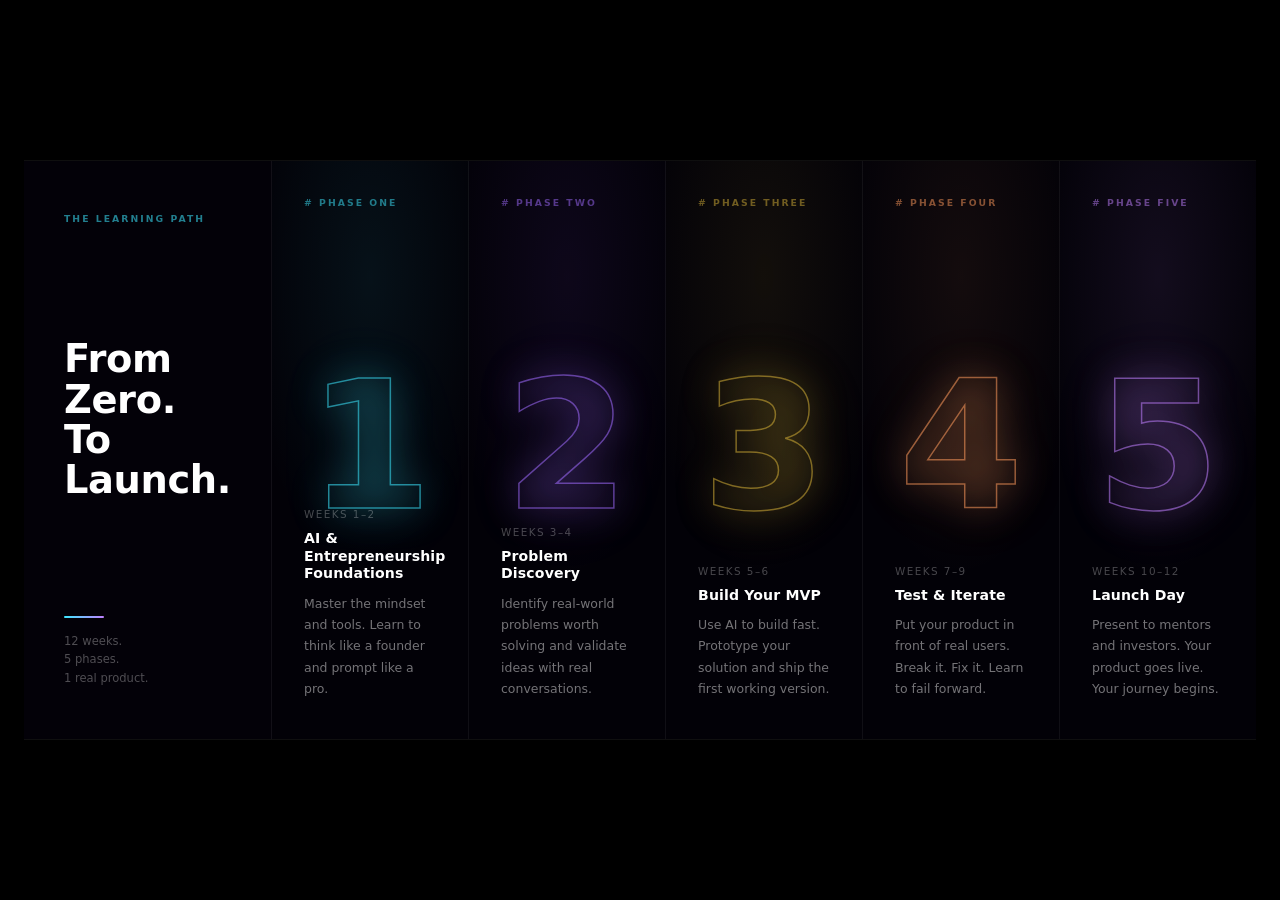
<file: journey-strip-standalone.html>
<!DOCTYPE html>
<html lang="en">
<head>
<meta charset="UTF-8" />
<meta name="viewport" content="width=device-width, initial-scale=1.0" />
<title>5-Step Journey Strip — Standalone</title>
<style>
/* ── Reset & Base ─────────────────────────────────────── */
*, *::before, *::after { box-sizing: border-box; margin: 0; padding: 0; }

body {
  background: #000;
  color: #fff;
  font-family: system-ui, -apple-system, sans-serif;
  min-height: 100vh;
  display: flex;
  align-items: center;
  justify-content: center;
  padding: 60px 24px;
}

/* ── Section wrapper ──────────────────────────────────── */
.journey-section {
  width: 100%;
  max-width: 1400px;
}

/* ── Strip container ──────────────────────────────────── */
.journey-strip {
  display: flex;
  width: 100%;
  min-height: 580px;
  border-top: 1px solid rgba(255, 255, 255, 0.06);
  border-bottom: 1px solid rgba(255, 255, 255, 0.06);
}

/* ══════════════════════════════════════════════════════
   TITLE PANEL (left column)
══════════════════════════════════════════════════════ */
.jp-title {
  flex: 0 0 220px;
  padding: 52px 40px;
  display: flex;
  flex-direction: column;
  justify-content: space-between;
  background: rgba(5, 3, 14, 0.6);

  /* glassmorphism */
  backdrop-filter: blur(16px);
  -webkit-backdrop-filter: blur(16px);

  border-right: 1px solid rgba(255, 255, 255, 0.06);
  position: relative;
}

.jp-title-eyebrow {
  font-size: 0.58rem;
  font-weight: 600;
  letter-spacing: 0.22em;
  text-transform: uppercase;
  color: rgba(61, 232, 255, 0.55);
}

.jp-title-heading {
  font-size: clamp(2rem, 3vw, 2.8rem);
  font-weight: 900;
  line-height: 1.05;
  color: #fff;
  letter-spacing: -0.01em;
}

.jp-title-rule {
  width: 40px;
  height: 2px;
  background: linear-gradient(90deg, #3de8ff, #c080ff);
  border-radius: 2px;
}

.jp-title-meta {
  font-size: 0.72rem;
  color: rgba(255, 255, 255, 0.3);
  margin-top: 14px;
  line-height: 1.6;
  font-weight: 300;
}

/* ══════════════════════════════════════════════════════
   STEP PANELS
══════════════════════════════════════════════════════ */
.jp-step {
  flex: 1;
  min-width: 0;
  display: flex;
  flex-direction: column;
  justify-content: space-between;
  padding: 36px 32px 40px;
  border-right: 1px solid rgba(255, 255, 255, 0.055);
  position: relative;
  overflow: hidden;
  cursor: default;

  /* glassmorphism */
  backdrop-filter: blur(16px);
  -webkit-backdrop-filter: blur(16px);

  /* smooth width expansion on hover */
  transition: flex 0.5s cubic-bezier(0.23, 1, 0.32, 1);
}
.jp-step:last-child { border-right: none; }
.jp-step:hover { flex: 1.35; }

/* ── Per-step background tints (radial glow) ── */
.jp-step-1 {
  background: radial-gradient(ellipse 100% 80% at 50% 20%,
    rgba(61, 232, 255, 0.07) 0%, transparent 65%),
    rgba(5, 3, 14, 0.5);
}
.jp-step-2 {
  background: radial-gradient(ellipse 100% 80% at 50% 20%,
    rgba(150, 80, 255, 0.08) 0%, transparent 65%),
    rgba(5, 3, 14, 0.5);
}
.jp-step-3 {
  background: radial-gradient(ellipse 100% 80% at 50% 20%,
    rgba(212, 175, 55, 0.08) 0%, transparent 65%),
    rgba(5, 3, 14, 0.5);
}
.jp-step-4 {
  background: radial-gradient(ellipse 100% 80% at 50% 20%,
    rgba(255, 154, 92, 0.07) 0%, transparent 65%),
    rgba(5, 3, 14, 0.5);
}
.jp-step-5 {
  background: radial-gradient(ellipse 100% 80% at 50% 20%,
    rgba(192, 128, 255, 0.09) 0%, transparent 65%),
    rgba(5, 3, 14, 0.5);
}

/* ── Top animated border accent line ── */
.jp-step::before {
  content: '';
  position: absolute;
  top: 0; left: 0; right: 0;
  height: 2px;
  transform: scaleX(0);
  transform-origin: left;
  transition: transform 0.5s cubic-bezier(0.23, 1, 0.32, 1);
}
.jp-step-1::before { background: linear-gradient(90deg, #3de8ff, transparent); }
.jp-step-2::before { background: linear-gradient(90deg, #a06bff, transparent); }
.jp-step-3::before { background: linear-gradient(90deg, #D4AF37, transparent); }
.jp-step-4::before { background: linear-gradient(90deg, #ff9a5c, transparent); }
.jp-step-5::before { background: linear-gradient(90deg, #c080ff, transparent); }
.jp-step:hover::before { transform: scaleX(1); }

/* ── Coloured top label ── */
.jp-label {
  font-size: 0.58rem;
  font-weight: 600;
  letter-spacing: 0.22em;
  text-transform: uppercase;
  opacity: 0.5;
  transition: opacity 0.3s;
  position: relative;
  z-index: 1;
}
.jp-step:hover .jp-label { opacity: 1; }
.jp-step-1 .jp-label { color: #3de8ff; }
.jp-step-2 .jp-label { color: #a06bff; }
.jp-step-3 .jp-label { color: #D4AF37; }
.jp-step-4 .jp-label { color: #ff9a5c; }
.jp-step-5 .jp-label { color: #c080ff; }

/* ── Giant neon outline number ── */
.jp-number {
  position: absolute;
  top: 50%;
  left: 50%;
  transform: translate(-50%, -52%);
  font-size: clamp(140px, 14vw, 220px);
  font-weight: 900;
  line-height: 1;
  color: transparent;
  user-select: none;
  pointer-events: none;
  transition: opacity 0.4s, filter 0.4s;
  white-space: nowrap;
  z-index: 0;
}
/* Each step gets its own neon stroke + glow colour */
.jp-step-1 .jp-number {
  -webkit-text-stroke: 1.5px rgba(61,  232, 255, 0.55);
  text-shadow: 0 0 40px rgba(61,  232, 255, 0.25), 0 0 80px rgba(61,  232, 255, 0.08);
}
.jp-step-2 .jp-number {
  -webkit-text-stroke: 1.5px rgba(160, 107, 255, 0.55);
  text-shadow: 0 0 40px rgba(160, 107, 255, 0.25), 0 0 80px rgba(160, 107, 255, 0.08);
}
.jp-step-3 .jp-number {
  -webkit-text-stroke: 1.5px rgba(212, 175,  55, 0.55);
  text-shadow: 0 0 40px rgba(212, 175,  55, 0.25), 0 0 80px rgba(212, 175,  55, 0.08);
}
.jp-step-4 .jp-number {
  -webkit-text-stroke: 1.5px rgba(255, 154,  92, 0.55);
  text-shadow: 0 0 40px rgba(255, 154,  92, 0.25), 0 0 80px rgba(255, 154,  92, 0.08);
}
.jp-step-5 .jp-number {
  -webkit-text-stroke: 1.5px rgba(192, 128, 255, 0.55);
  text-shadow: 0 0 40px rgba(192, 128, 255, 0.25), 0 0 80px rgba(192, 128, 255, 0.08);
}
.jp-step:hover .jp-number {
  filter: brightness(1.6);
}

/* ── Bottom text block ── */
.jp-bottom {
  position: relative;
  z-index: 1;
}

.jp-duration {
  font-size: 0.65rem;
  letter-spacing: 0.14em;
  text-transform: uppercase;
  color: rgba(255, 255, 255, 0.28);
  margin-bottom: 10px;
  font-weight: 500;
}

.jp-step-title {
  font-size: clamp(0.85rem, 1.1vw, 1rem);
  font-weight: 700;
  color: #fff;
  margin-bottom: 10px;
  line-height: 1.25;
  letter-spacing: 0.01em;
}

.jp-step-body {
  font-size: 0.78rem;
  font-weight: 300;
  color: rgba(255, 255, 255, 0.45);
  line-height: 1.7;
  max-width: 220px;
  transition: color 0.3s;
}
.jp-step:hover .jp-step-body { color: rgba(255, 255, 255, 0.68); }

/* ── Mobile: vertical stack ── */
@media (max-width: 900px) {
  .journey-strip {
    flex-direction: column;
    min-height: auto;
  }
  .jp-title {
    flex: none;
    padding: 40px 24px;
    border-right: none;
    border-bottom: 1px solid rgba(255, 255, 255, 0.06);
  }
  .jp-step {
    flex: none;
    min-height: 200px;
    border-right: none;
    border-bottom: 1px solid rgba(255, 255, 255, 0.06);
    padding: 28px 24px 32px;
  }
  .jp-step:last-child { border-bottom: none; }
  .jp-number { font-size: 120px; opacity: 0.3; }
  .jp-step-body { max-width: 100%; }
}
</style>
</head>
<body>

<section class="journey-section">
  <div class="journey-strip">

    <!-- ── Title panel ───────────────────────────────── -->
    <div class="jp-title">
      <div class="jp-title-eyebrow">The Learning Path</div>
      <h2 class="jp-title-heading">From<br>Zero.<br>To<br>Launch.</h2>
      <div>
        <div class="jp-title-rule"></div>
        <p class="jp-title-meta">12 weeks.<br>5 phases.<br>1 real product.</p>
      </div>
    </div>

    <!-- ── Step 1 ─────────────────────────────────────── -->
    <div class="jp-step jp-step-1">
      <div class="jp-label"># Phase One</div>
      <div class="jp-number">1</div>
      <div class="jp-bottom">
        <div class="jp-duration">Weeks 1–2</div>
        <h4 class="jp-step-title">AI &amp; Entrepreneurship Foundations</h4>
        <p class="jp-step-body">Master the mindset and tools. Learn to think like a founder and prompt like a pro.</p>
      </div>
    </div>

    <!-- ── Step 2 ─────────────────────────────────────── -->
    <div class="jp-step jp-step-2">
      <div class="jp-label"># Phase Two</div>
      <div class="jp-number">2</div>
      <div class="jp-bottom">
        <div class="jp-duration">Weeks 3–4</div>
        <h4 class="jp-step-title">Problem Discovery</h4>
        <p class="jp-step-body">Identify real-world problems worth solving and validate ideas with real conversations.</p>
      </div>
    </div>

    <!-- ── Step 3 ─────────────────────────────────────── -->
    <div class="jp-step jp-step-3">
      <div class="jp-label"># Phase Three</div>
      <div class="jp-number">3</div>
      <div class="jp-bottom">
        <div class="jp-duration">Weeks 5–6</div>
        <h4 class="jp-step-title">Build Your MVP</h4>
        <p class="jp-step-body">Use AI to build fast. Prototype your solution and ship the first working version.</p>
      </div>
    </div>

    <!-- ── Step 4 ─────────────────────────────────────── -->
    <div class="jp-step jp-step-4">
      <div class="jp-label"># Phase Four</div>
      <div class="jp-number">4</div>
      <div class="jp-bottom">
        <div class="jp-duration">Weeks 7–9</div>
        <h4 class="jp-step-title">Test &amp; Iterate</h4>
        <p class="jp-step-body">Put your product in front of real users. Break it. Fix it. Learn to fail forward.</p>
      </div>
    </div>

    <!-- ── Step 5 ─────────────────────────────────────── -->
    <div class="jp-step jp-step-5">
      <div class="jp-label"># Phase Five</div>
      <div class="jp-number">5</div>
      <div class="jp-bottom">
        <div class="jp-duration">Weeks 10–12</div>
        <h4 class="jp-step-title">Launch Day</h4>
        <p class="jp-step-body">Present to mentors and investors. Your product goes live. Your journey begins.</p>
      </div>
    </div>

  </div>
</section>

</body>
</html>
</file>
